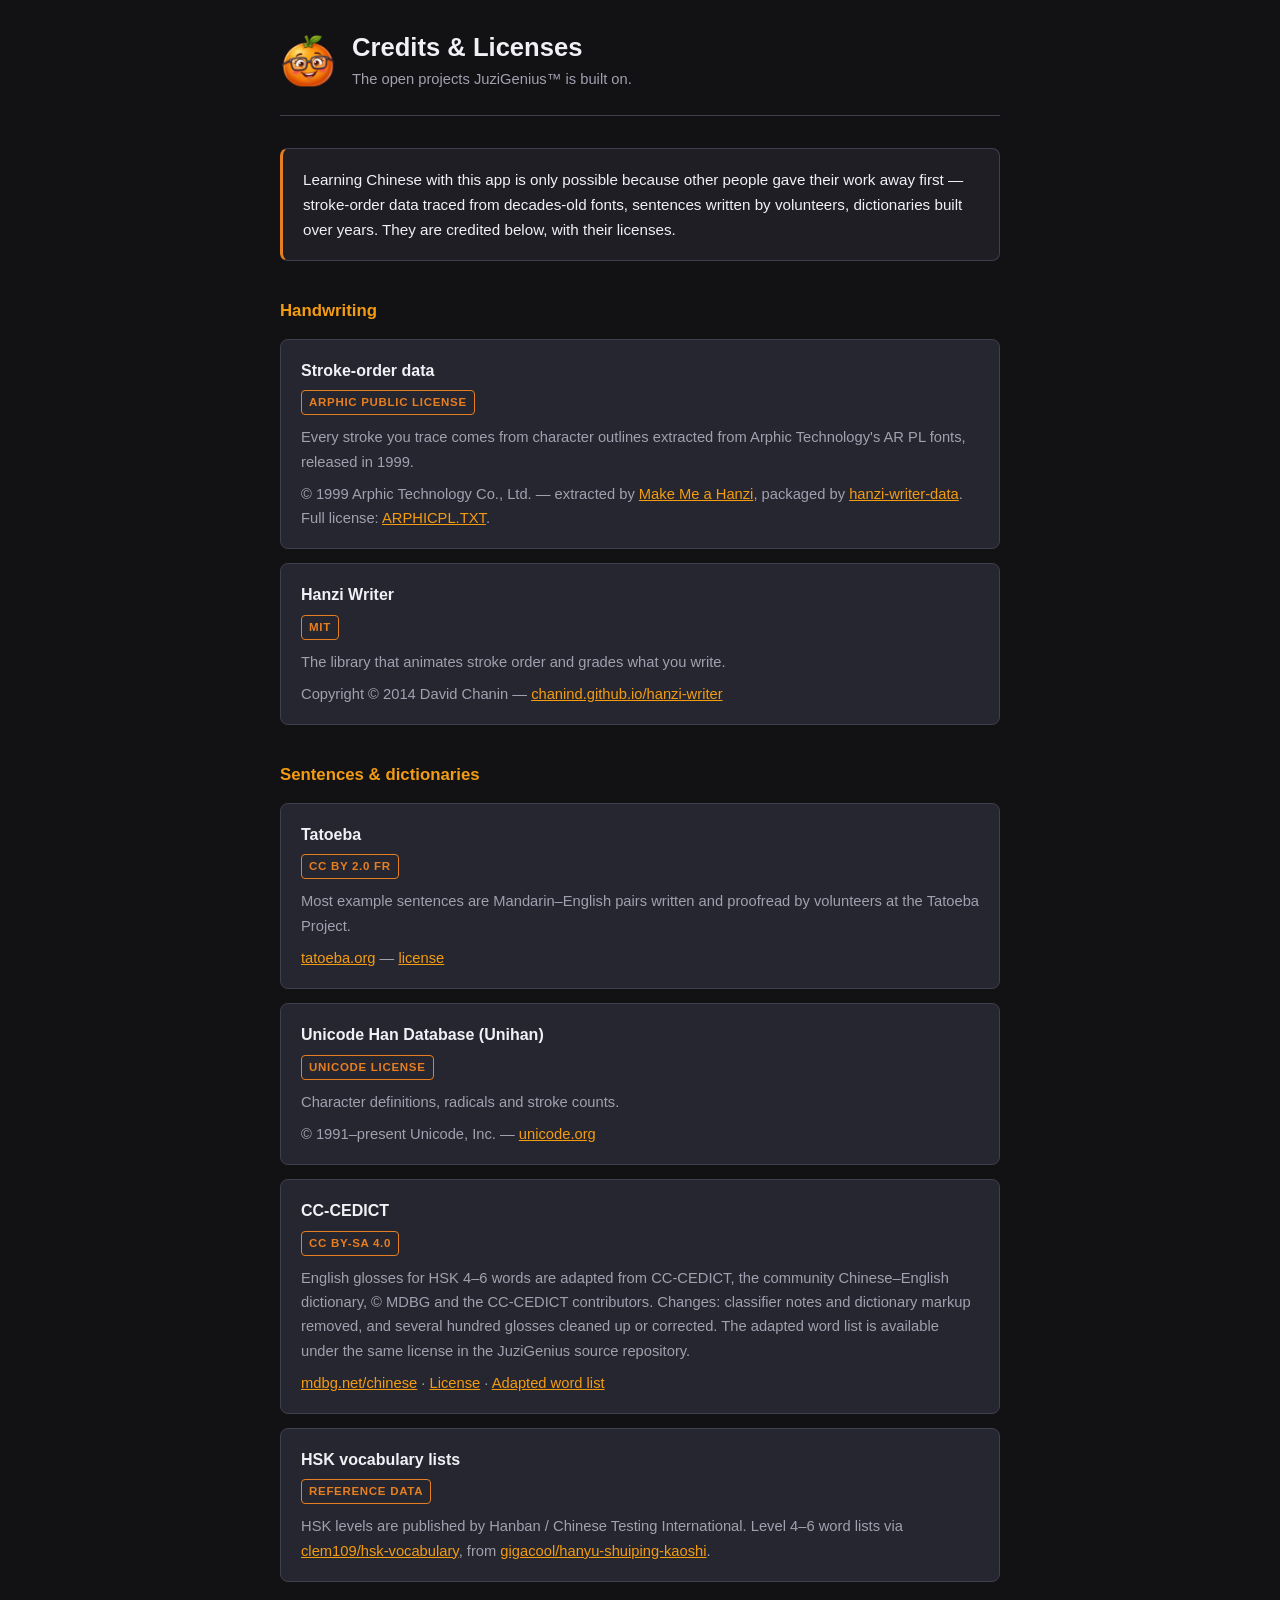
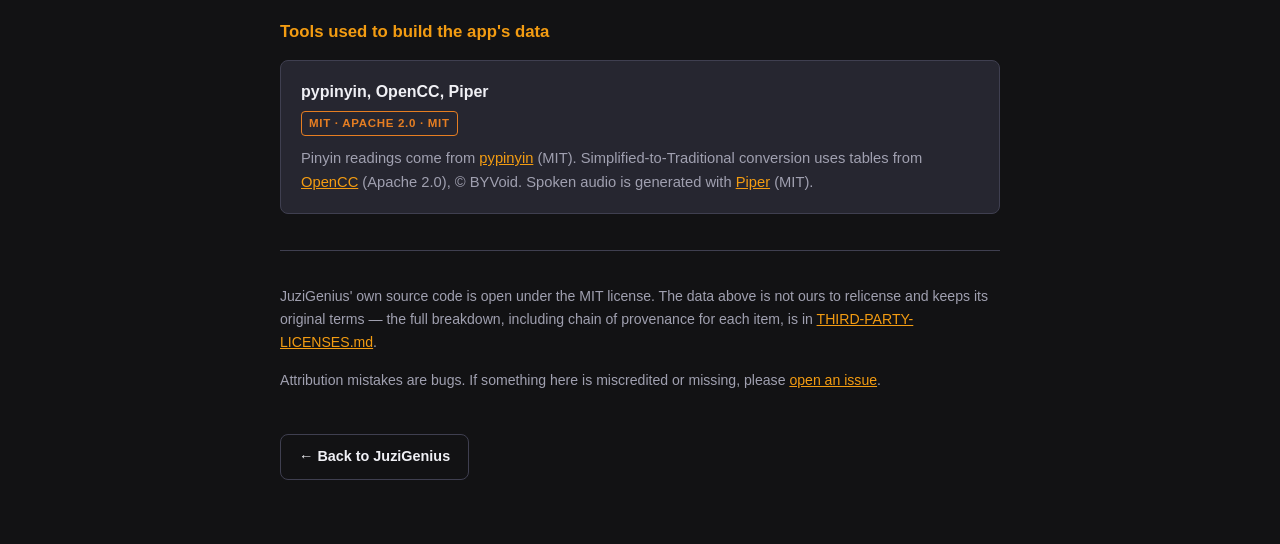
<file: credits.html>
<!DOCTYPE html>
<html lang="en">
<head>
    <meta charset="UTF-8">
    <meta name="viewport" content="width=device-width, initial-scale=1.0">
    <title>Credits &amp; Licenses — JuziGenius</title>
    <link rel="icon" href="/icon-192.png" type="image/png">
    <style>
        :root {
            --bg-color: #121214;
            --surface-color: #1e1e24;
            --card-bg: #262630;
            --text-primary: #f0f0f5;
            --text-secondary: #a0a0b0;
            --accent-gold: #f39c12;
            --accent-orange: #e67e22;
            --border-color: #3f3f50;
        }

        * { box-sizing: border-box; }

        body {
            margin: 0;
            padding: 0 20px 64px;
            background-color: var(--bg-color);
            color: var(--text-primary);
            font-family: -apple-system, BlinkMacSystemFont, "Segoe UI", Roboto,
                         Helvetica, Arial, sans-serif;
            line-height: 1.65;
            -webkit-font-smoothing: antialiased;
        }

        .wrap { max-width: 720px; margin: 0 auto; }

        header.page-head {
            display: flex;
            align-items: center;
            gap: 16px;
            padding: 32px 0 24px;
            border-bottom: 1px solid var(--border-color);
            margin-bottom: 32px;
        }
        header.page-head img { width: 56px; height: 56px; flex-shrink: 0; }
        header.page-head h1 {
            margin: 0;
            font-size: 1.6rem;
            line-height: 1.2;
            font-weight: 700;
        }
        header.page-head p {
            margin: 4px 0 0;
            color: var(--text-secondary);
            font-size: 0.92rem;
        }

        .intro {
            background-color: var(--surface-color);
            border: 1px solid var(--border-color);
            border-left: 3px solid var(--accent-orange);
            border-radius: 8px;
            padding: 18px 20px;
            margin-bottom: 36px;
            font-size: 0.95rem;
        }
        .intro p { margin: 0; }

        h2 {
            font-size: 1.05rem;
            font-weight: 700;
            margin: 36px 0 14px;
            color: var(--accent-gold);
        }

        .entry {
            background-color: var(--card-bg);
            border: 1px solid var(--border-color);
            border-radius: 8px;
            padding: 18px 20px;
            margin-bottom: 14px;
        }
        .entry h3 {
            margin: 0 0 4px;
            font-size: 1rem;
            font-weight: 700;
        }
        .entry .lic {
            display: inline-block;
            font-size: 0.72rem;
            font-weight: 700;
            letter-spacing: 0.06em;
            text-transform: uppercase;
            color: var(--accent-orange);
            border: 1px solid var(--accent-orange);
            border-radius: 4px;
            padding: 2px 7px;
            margin-bottom: 10px;
        }
        .entry p {
            margin: 0 0 8px;
            font-size: 0.92rem;
            color: var(--text-secondary);
        }
        .entry p:last-child { margin-bottom: 0; }
        .entry a { color: var(--accent-gold); }
        .entry a:hover { color: var(--accent-orange); }

        .note {
            font-size: 0.88rem;
            color: var(--text-secondary);
            border-top: 1px solid var(--border-color);
            margin-top: 36px;
            padding-top: 20px;
        }
        .note a { color: var(--accent-gold); }

        .back {
            display: inline-block;
            margin-top: 28px;
            padding: 10px 18px;
            border: 1px solid var(--border-color);
            border-radius: 8px;
            color: var(--text-primary);
            text-decoration: none;
            font-size: 0.9rem;
            font-weight: 700;
        }
        .back:hover { border-color: var(--accent-orange); color: var(--accent-orange); }
        .back:focus-visible { outline: 2px solid var(--accent-gold); outline-offset: 2px; }
    </style>
</head>
<body>
<div class="wrap">

    <header class="page-head">
        <img src="/avatar-nobg-128.png" alt="Juzi the mascot">
        <div>
            <h1>Credits &amp; Licenses</h1>
            <p>The open projects JuziGenius&trade; is built on.</p>
        </div>
    </header>

    <div class="intro">
        <p>Learning Chinese with this app is only possible because other people
        gave their work away first — stroke-order data traced from decades-old
        fonts, sentences written by volunteers, dictionaries built over years.
        They are credited below, with their licenses.</p>
    </div>

    <h2>Handwriting</h2>

    <div class="entry">
        <h3>Stroke-order data</h3>
        <span class="lic">Arphic Public License</span>
        <p>Every stroke you trace comes from character outlines extracted from
        Arphic Technology's AR PL fonts, released in 1999.</p>
        <p>© 1999 Arphic Technology Co., Ltd. — extracted by
        <a href="https://github.com/skishore/makemeahanzi">Make Me a Hanzi</a>,
        packaged by
        <a href="https://github.com/chanind/hanzi-writer-data">hanzi-writer-data</a>.
        Full license: <a href="/ARPHICPL.TXT">ARPHICPL.TXT</a>.</p>
    </div>

    <div class="entry">
        <h3>Hanzi Writer</h3>
        <span class="lic">MIT</span>
        <p>The library that animates stroke order and grades what you write.</p>
        <p>Copyright © 2014 David Chanin —
        <a href="https://chanind.github.io/hanzi-writer">chanind.github.io/hanzi-writer</a></p>
    </div>

    <h2>Sentences &amp; dictionaries</h2>

    <div class="entry">
        <h3>Tatoeba</h3>
        <span class="lic">CC BY 2.0 FR</span>
        <p>Most example sentences are Mandarin–English pairs written and
        proofread by volunteers at the Tatoeba Project.</p>
        <p><a href="https://tatoeba.org">tatoeba.org</a> —
        <a href="https://creativecommons.org/licenses/by/2.0/fr/">license</a></p>
    </div>

    <div class="entry">
        <h3>Unicode Han Database (Unihan)</h3>
        <span class="lic">Unicode License</span>
        <p>Character definitions, radicals and stroke counts.</p>
        <p>© 1991–present Unicode, Inc. —
        <a href="https://www.unicode.org/charts/unihan.html">unicode.org</a></p>
    </div>

    <div class="entry">
        <h3>CC-CEDICT</h3>
        <span class="lic">CC BY-SA 4.0</span>
        <p>English glosses for HSK 4–6 words are adapted from CC-CEDICT, the
        community Chinese–English dictionary, © MDBG and the CC-CEDICT
        contributors. Changes: classifier notes and dictionary markup removed,
        and several hundred glosses cleaned up or corrected. The adapted word
        list is available under the same license in the JuziGenius source
        repository.</p>
        <p><a href="https://www.mdbg.net/chinese/dictionary?page=cc-cedict">mdbg.net/chinese</a> ·
        <a href="https://creativecommons.org/licenses/by-sa/4.0/">License</a> ·
        <a href="https://github.com/jwsanders76/JuziGenius/blob/main/words_freq.json">Adapted word list</a></p>
    </div>

    <div class="entry">
        <h3>HSK vocabulary lists</h3>
        <span class="lic">Reference data</span>
        <p>HSK levels are published by Hanban / Chinese Testing International.
        Level 4–6 word lists via
        <a href="https://github.com/clem109/hsk-vocabulary">clem109/hsk-vocabulary</a>,
        from <a href="https://github.com/gigacool/hanyu-shuiping-kaoshi">gigacool/hanyu-shuiping-kaoshi</a>.</p>
    </div>

    <h2>Tools used to build the app's data</h2>

    <div class="entry">
        <h3>pypinyin, OpenCC, Piper</h3>
        <span class="lic">MIT · Apache 2.0 · MIT</span>
        <p>Pinyin readings come from
        <a href="https://github.com/mozillazg/python-pinyin">pypinyin</a> (MIT).
        Simplified-to-Traditional conversion uses tables from
        <a href="https://github.com/BYVoid/OpenCC">OpenCC</a> (Apache 2.0),
        © BYVoid. Spoken audio is generated with
        <a href="https://github.com/rhasspy/piper">Piper</a> (MIT).</p>
    </div>

    <div class="note">
        <p>JuziGenius' own source code is open under the MIT license. The data
        above is not ours to relicense and keeps its original terms — the full
        breakdown, including chain of provenance for each item, is in
        <a href="https://github.com/jwsanders76/JuziGenius/blob/main/THIRD-PARTY-LICENSES.md">THIRD-PARTY-LICENSES.md</a>.</p>
        <p>Attribution mistakes are bugs. If something here is miscredited or
        missing, please
        <a href="https://github.com/jwsanders76/JuziGenius/issues">open an issue</a>.</p>
    </div>

    <a class="back" href="/">← Back to JuziGenius</a>

</div>
</body>
</html>
</file>
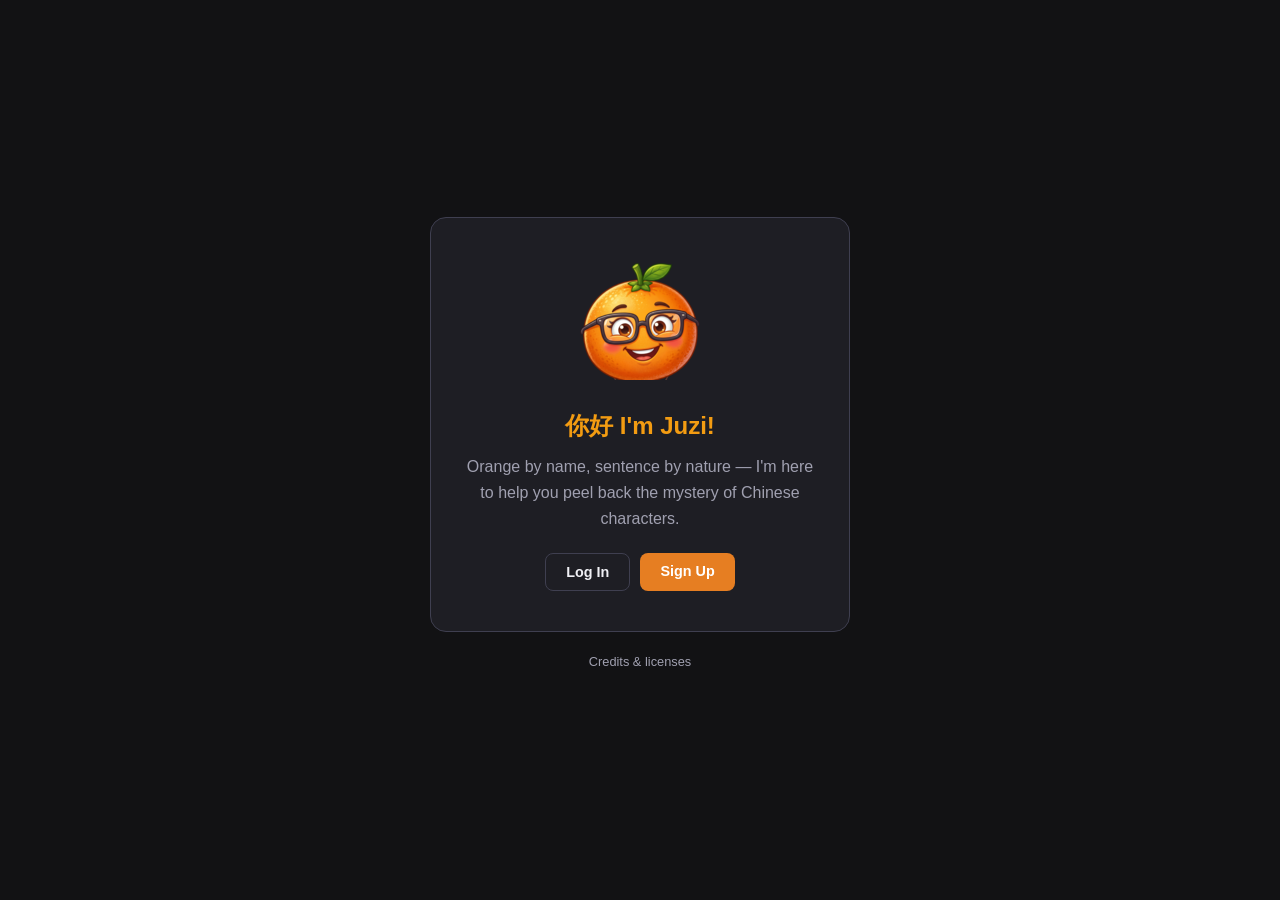
<file: landing.html>
<!DOCTYPE html>
<html lang="en">
<head>
    <meta charset="UTF-8">
    <meta name="viewport" content="width=device-width, initial-scale=1.0">
    <title>JuziGenius (句子Genius)</title>
    <style>
        :root {
            --bg-color: #121214;
            --surface-color: #1e1e24;
            --card-bg: #262630;
            --text-primary: #f0f0f5;
            --text-secondary: #a0a0b0;
            --accent-gold: #f39c12;
            --accent-orange: #e67e22;
            --border-color: #3f3f50;
        }
        * { box-sizing: border-box; margin: 0; padding: 0; }
        body {
            min-height: 100vh;
            display: flex;
            /* Column, so the credits line sits under the card rather than
               beside it -- a row would lay them out side by side. */
            flex-direction: column;
            align-items: center;
            justify-content: center;
            background-color: var(--bg-color);
            color: var(--text-primary);
            font-family: -apple-system, BlinkMacSystemFont, "Segoe UI", Roboto, Helvetica, Arial, sans-serif;
            padding: 24px;
        }
        .landing-footer {
            margin-top: 20px;
            font-size: 0.8rem;
        }
        .landing-footer a {
            color: var(--text-secondary);
            text-decoration: none;
        }
        .landing-footer a:hover { color: var(--accent-orange); }
        .card {
            max-width: 420px;
            width: 100%;
            background-color: var(--surface-color);
            border: 1px solid var(--border-color);
            border-radius: 16px;
            padding: 40px 32px;
            text-align: center;
        }
        .avatar {
            width: 128px;
            height: 128px;
            object-fit: contain;
            margin-bottom: 20px;
        }
        h1 {
            font-size: 1.5rem;
            color: var(--accent-gold);
            margin-bottom: 12px;
        }
        p {
            color: var(--text-secondary);
            line-height: 1.6;
            margin-bottom: 10px;
        }
        .landing-actions {
            margin-top: 22px;
            display: flex;
            gap: 10px;
            justify-content: center;
        }
        .landing-btn {
            padding: 10px 20px;
            border-radius: 8px;
            font-size: 0.9rem;
            font-weight: 700;
            text-decoration: none;
            transition: filter 0.2s, transform 0.1s;
        }
        .landing-btn:active { transform: scale(0.97); }
        .landing-btn.primary {
            background-color: var(--accent-orange);
            color: white;
        }
        .landing-btn.secondary {
            background-color: transparent;
            color: var(--text-primary);
            border: 1px solid var(--border-color);
        }
    </style>
</head>
<body>
    <div class="card">
        <img class="avatar" src="/avatar-nobg-128.png" alt="Juzi the mascot">
        <h1>你好 I'm Juzi!</h1>
        <p>Orange by name, sentence by nature &mdash; I'm here to help you peel back the mystery of Chinese characters.</p>
        <div class="landing-actions">
            <a class="landing-btn secondary" href="/login">Log In</a>
            <a class="landing-btn primary" href="/login#signup">Sign Up</a>
        </div>
    </div>
    <!-- Reachable without logging in, on purpose: CC BY (Tatoeba) and the
         Arphic Public License (stroke data) both require their notices to
         reach people who encounter the work. -->
    <p class="landing-footer"><a href="/credits.html">Credits &amp; licenses</a></p>
</body>
</html>
</file>
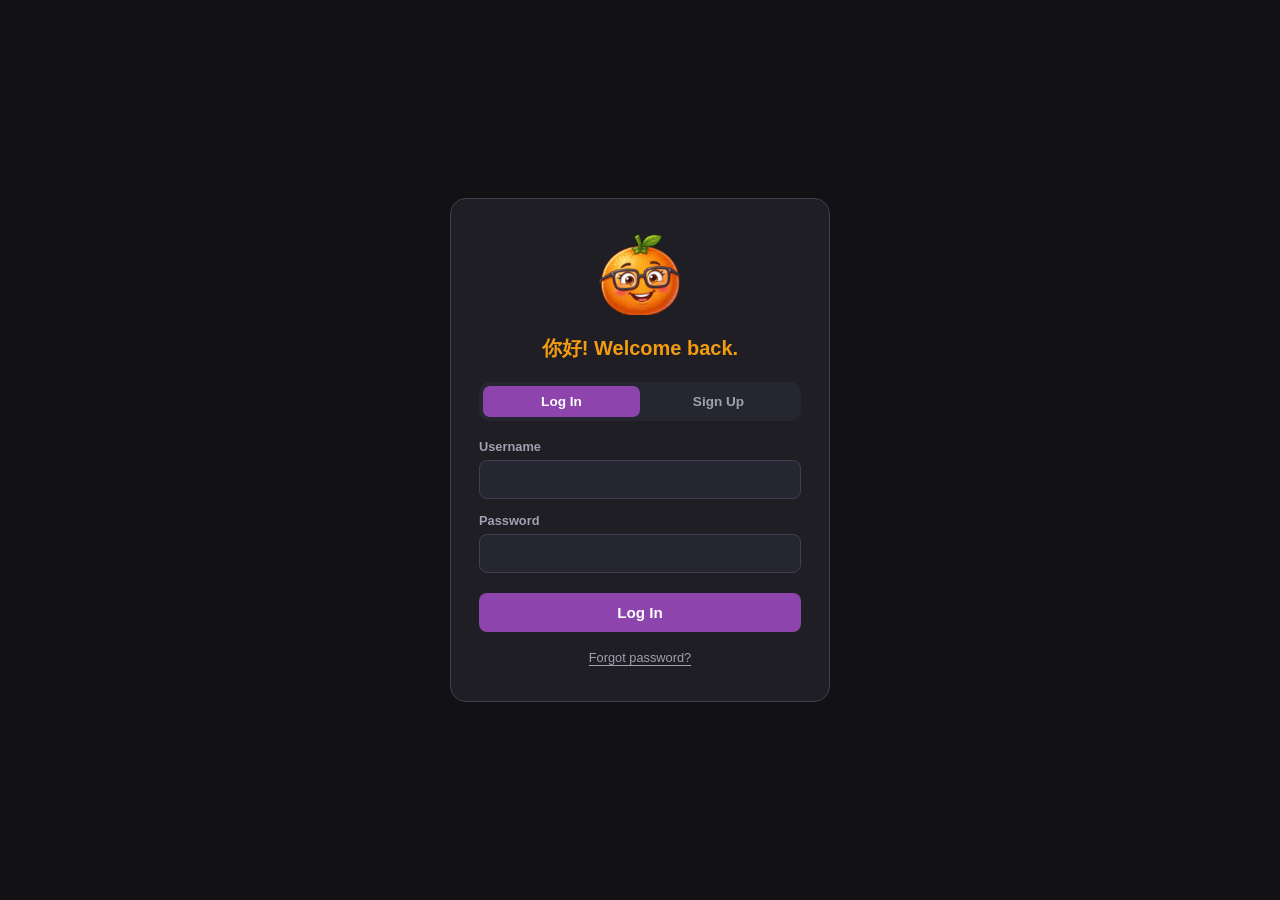
<file: login.html>
<!DOCTYPE html>
<html lang="en">
<head>
    <meta charset="UTF-8">
    <meta name="viewport" content="width=device-width, initial-scale=1.0">
    <title>JuziGenius (句子Genius) &mdash; Log In</title>
    <style>
        :root {
            --bg-color: #121214;
            --surface-color: #1e1e24;
            --card-bg: #262630;
            --text-primary: #f0f0f5;
            --text-secondary: #a0a0b0;
            --accent-gold: #f39c12;
            --accent-purple: #8e44ad;
            --accent-red: #e74c3c;
            --border-color: #3f3f50;
        }
        * { box-sizing: border-box; margin: 0; padding: 0; }
        body {
            min-height: 100vh;
            display: flex;
            align-items: center;
            justify-content: center;
            background-color: var(--bg-color);
            color: var(--text-primary);
            font-family: -apple-system, BlinkMacSystemFont, "Segoe UI", Roboto, Helvetica, Arial, sans-serif;
            padding: 24px;
        }
        .card {
            max-width: 380px;
            width: 100%;
            background-color: var(--surface-color);
            border: 1px solid var(--border-color);
            border-radius: 16px;
            padding: 32px 28px;
            text-align: center;
        }
        .avatar {
            width: 88px;
            height: 88px;
            object-fit: contain;
            margin-bottom: 12px;
        }
        h1 {
            font-size: 1.25rem;
            color: var(--accent-gold);
            margin-bottom: 20px;
        }
        .auth-tabs {
            display: flex;
            background-color: var(--card-bg);
            border-radius: 10px;
            padding: 4px;
            margin-bottom: 18px;
        }
        .auth-tab {
            flex: 1;
            background: transparent;
            border: none;
            border-radius: 7px;
            color: var(--text-secondary);
            font-size: 0.85rem;
            font-weight: 600;
            padding: 8px 6px;
            cursor: pointer;
            transition: background-color 0.2s, color 0.2s;
        }
        .auth-tab.active {
            background-color: var(--accent-purple);
            color: white;
        }
        .auth-panel[hidden] { display: none; }
        .auth-panel { text-align: left; }
        label {
            display: block;
            font-size: 0.8rem;
            font-weight: 600;
            color: var(--text-secondary);
            margin-bottom: 6px;
            margin-top: 14px;
        }
        label:first-of-type { margin-top: 0; }
        input {
            width: 100%;
            background-color: var(--card-bg);
            border: 1px solid var(--border-color);
            border-radius: 8px;
            color: var(--text-primary);
            padding: 10px 12px;
            font-size: 0.95rem;
            font-family: inherit;
            outline: none;
        }
        input:focus { border-color: var(--accent-gold); }
        .auth-hint {
            font-size: 0.72rem;
            color: var(--text-secondary);
            margin-top: 4px;
        }
        .auth-tabs[hidden] { display: none; }
        .auth-intro {
            font-size: 0.85rem;
            line-height: 1.5;
            color: var(--text-secondary);
            margin-bottom: 16px;
        }
        .auth-intro.error { color: var(--accent-red); }
        .link-btn {
            display: block;
            margin: 14px auto 0;
            padding: 4px 0;
            background: none;
            border: none;
            color: var(--text-secondary);
            font-family: inherit;
            font-size: 0.8rem;
            text-decoration: underline;
            text-underline-offset: 3px;
            cursor: pointer;
        }
        .link-btn:hover, .link-btn:focus-visible { color: var(--accent-gold); }
        a.submit {
            display: block;
            text-align: center;
            text-decoration: none;
        }
        .submit {
            width: 100%;
            margin-top: 20px;
            padding: 11px;
            border-radius: 8px;
            border: none;
            background-color: var(--accent-purple);
            color: white;
            font-size: 0.95rem;
            font-weight: 700;
            cursor: pointer;
            transition: filter 0.2s, transform 0.1s;
        }
        button.submit:active { transform: scale(0.98); }
        button.submit:disabled {
            opacity: 0.5;
            cursor: not-allowed;
        }
        .auth-status {
            margin-top: 14px;
            font-size: 0.82rem;
            color: var(--text-secondary);
            min-height: 1.2em;
        }
        .auth-status.error { color: var(--accent-red); }
    </style>
</head>
<body>
    <div class="card">
        <img class="avatar" src="/avatar-nobg-128.png" alt="Juzi the mascot">
        <h1>你好! Welcome back.</h1>

        <div class="auth-tabs">
            <button type="button" class="auth-tab active" data-tab="login">Log In</button>
            <button type="button" class="auth-tab" data-tab="signup">Sign Up</button>
        </div>

        <form class="auth-panel" data-panel="login" id="login-form">
            <label for="login-username">Username</label>
            <input type="text" id="login-username" autocomplete="username" required>
            <label for="login-password">Password</label>
            <input type="password" id="login-password" autocomplete="current-password" required>
            <button type="submit" class="submit">Log In</button>
            <button type="button" class="link-btn" data-show="forgot">Forgot password?</button>
        </form>

        <form class="auth-panel" data-panel="signup" id="signup-form" hidden>
            <label for="signup-invite">Invite code</label>
            <input type="text" id="signup-invite" autocomplete="off" required>
            <div class="auth-hint">This corner of the internet is invite-only &mdash; ask whoever told you about it.</div>
            <label for="signup-username">Choose a username</label>
            <input type="text" id="signup-username" autocomplete="username" required>
            <div class="auth-hint">3-20 characters: letters, numbers, _ or -.</div>
            <label for="signup-email">Email</label>
            <input type="email" id="signup-email" autocomplete="email" spellcheck="false" autocapitalize="off" required>
            <div class="auth-hint">For password resets. We send one link to confirm it, and nothing else.</div>
            <label for="signup-password">Choose a password</label>
            <input type="password" id="signup-password" autocomplete="new-password" required>
            <div class="auth-hint">At least 8 characters.</div>
            <button type="submit" class="submit">Sign Up</button>
        </form>

        <form class="auth-panel" data-panel="forgot" id="forgot-form" hidden>
            <p class="auth-intro">Enter the email confirmed on your account and we'll send a link to choose a new password.</p>
            <label for="forgot-email">Email</label>
            <input type="email" id="forgot-email" autocomplete="email" spellcheck="false" autocapitalize="off" required>
            <button type="submit" class="submit">Send Reset Link</button>
            <button type="button" class="link-btn" data-show="login">Back to log in</button>
        </form>

        <!-- Opened from an emailed link (/login#reset=...); see auth.js. -->
        <form class="auth-panel" data-panel="reset" id="reset-form" hidden>
            <p class="auth-intro">Choose a new password. Every device logged in to this account will be signed out.</p>
            <label for="reset-password">New password</label>
            <input type="password" id="reset-password" autocomplete="new-password" required>
            <div class="auth-hint">At least 8 characters.</div>
            <label for="reset-confirm">Type it again</label>
            <input type="password" id="reset-confirm" autocomplete="new-password" required>
            <button type="submit" class="submit">Set New Password</button>
        </form>

        <!-- Opened from an emailed link (/login#verify=...); see auth.js. -->
        <div class="auth-panel" data-panel="verify" hidden>
            <p class="auth-intro" id="verify-message" role="status">Confirming your email&hellip;</p>
            <a class="submit" id="verify-continue" href="/" hidden>Continue to JuziGenius</a>
        </div>

        <p id="auth-status" class="auth-status" hidden></p>
    </div>
    <script src="/auth.js"></script>
</body>
</html>
</file>
